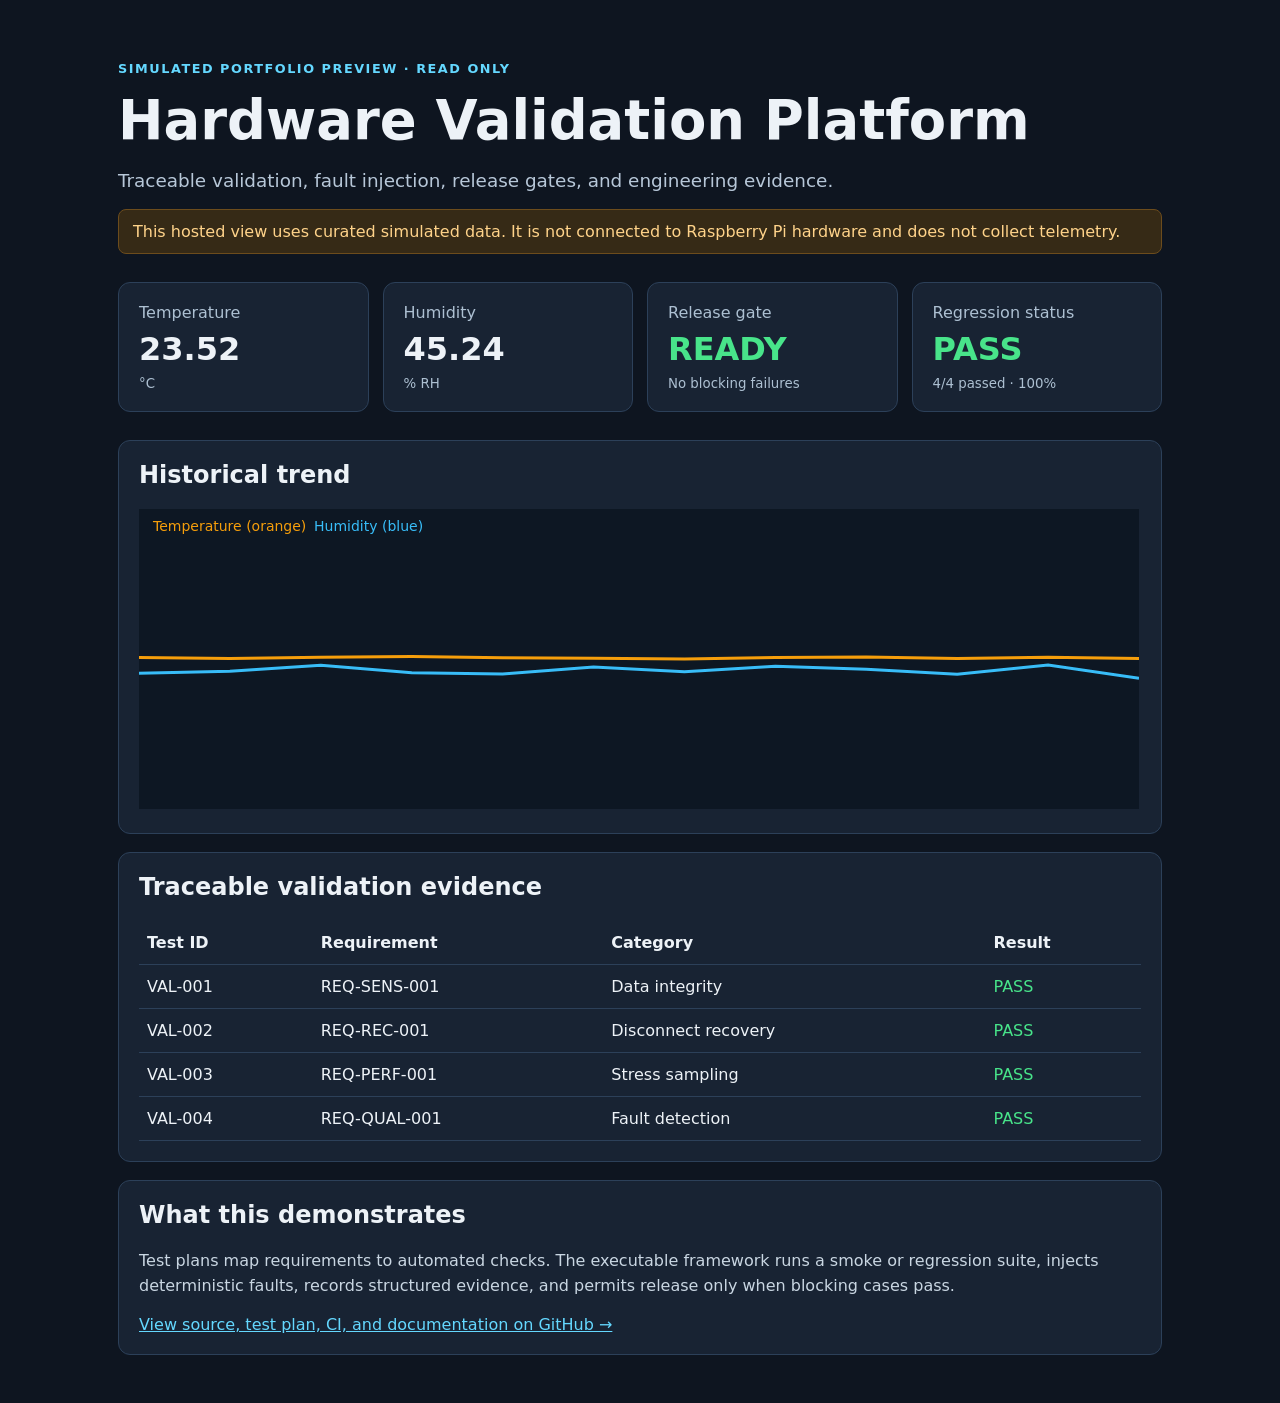
<file: vercel-demo/index.html>
<!doctype html>
<html lang="en">
<head>
  <meta charset="utf-8">
  <meta name="viewport" content="width=device-width, initial-scale=1">
  <title>Hardware Validation Platform — Portfolio Preview</title>
  <link rel="stylesheet" href="styles.css">
</head>
<body>
  <main>
    <p class="eyebrow">SIMULATED PORTFOLIO PREVIEW · READ ONLY</p>
    <h1>Hardware Validation Platform</h1>
    <p class="subtitle">Traceable validation, fault injection, release gates, and engineering evidence.</p>
    <p class="notice">This hosted view uses curated simulated data. It is not connected to Raspberry Pi hardware and does not collect telemetry.</p>
    <section class="cards" aria-label="Latest validation summary">
      <article><span>Temperature</span><strong id="temperature">—</strong><small>°C</small></article>
      <article><span>Humidity</span><strong id="humidity">—</strong><small>% RH</small></article>
      <article><span>Release gate</span><strong id="gate">—</strong><small id="gate-detail">—</small></article>
      <article><span>Regression status</span><strong id="status">—</strong><small id="case-count">—</small></article>
    </section>
    <section class="panel"><h2>Historical trend</h2><canvas id="trend" width="1000" height="300" aria-label="Simulated temperature and humidity history"></canvas></section>
    <section class="panel"><h2>Traceable validation evidence</h2><table><thead><tr><th>Test ID</th><th>Requirement</th><th>Category</th><th>Result</th></tr></thead><tbody id="results"></tbody></table></section>
    <section class="panel methodology"><h2>What this demonstrates</h2><p>Test plans map requirements to automated checks. The executable framework runs a smoke or regression suite, injects deterministic faults, records structured evidence, and permits release only when blocking cases pass.</p><a href="https://github.com/sheetal-git2019/hardware-validation-platform">View source, test plan, CI, and documentation on GitHub →</a></section>
  </main>
  <script src="demo-data.js"></script><script src="app.js"></script>
</body>
</html>
</file>
<file: vercel-demo/styles.css>
:root { color-scheme: dark; font-family: Inter, ui-sans-serif, system-ui, sans-serif; background: #0e1520; color: #edf2f7; }
* { box-sizing: border-box; } body { margin: 0; } main { max-width: 1100px; margin: auto; padding: 48px 28px; } h1 { font-size: clamp(2rem, 5vw, 3.4rem); margin: 8px 0; } h2 { margin-top: 0; } .eyebrow { color: #64d8ff; font-size: .8rem; font-weight: 800; letter-spacing: .12em; } .subtitle { color: #b7c7d8; font-size: 1.15rem; } .notice { color: #ffd38a; background: #362a16; border: 1px solid #6c4c1c; border-radius: 8px; padding: 12px 14px; }
.cards { display: grid; grid-template-columns: repeat(auto-fit, minmax(200px, 1fr)); gap: 14px; margin: 28px 0; } article, .panel { background: #182333; border: 1px solid #2c4059; border-radius: 12px; padding: 20px; } article span, article small { display: block; color: #adc0d2; } article strong { display: inline-block; font-size: 2rem; margin: 8px 0; } .panel { margin-top: 18px; } canvas { max-width: 100%; background: #0d1723; } table { border-collapse: collapse; width: 100%; } th, td { text-align: left; border-bottom: 1px solid #2c4059; padding: 12px 8px; } .pass { color: #48e48a; } .fail { color: #fb7185; } a { color: #64d8ff; } .methodology p { color: #c9d6e2; line-height: 1.55; }
@media (max-width: 600px) { main { padding: 28px 16px; } th, td { font-size: .85rem; } }
</file>
